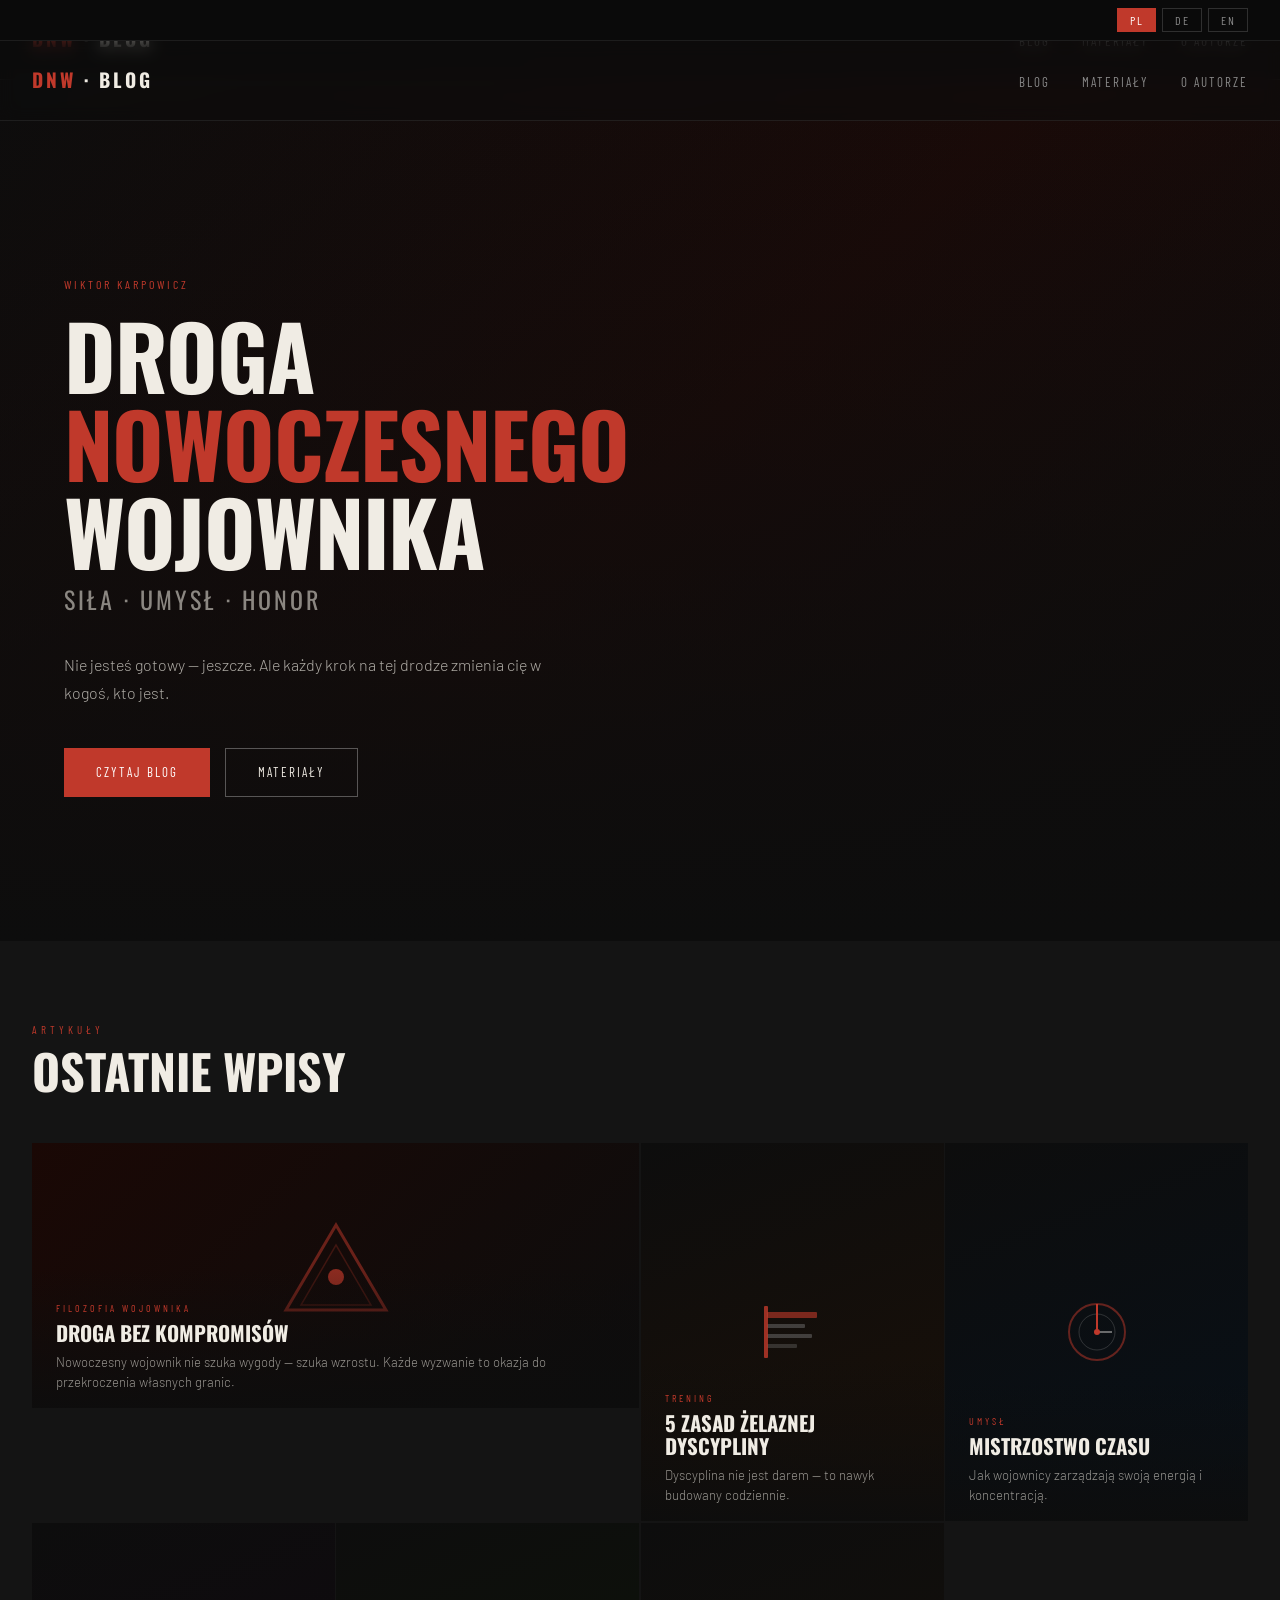
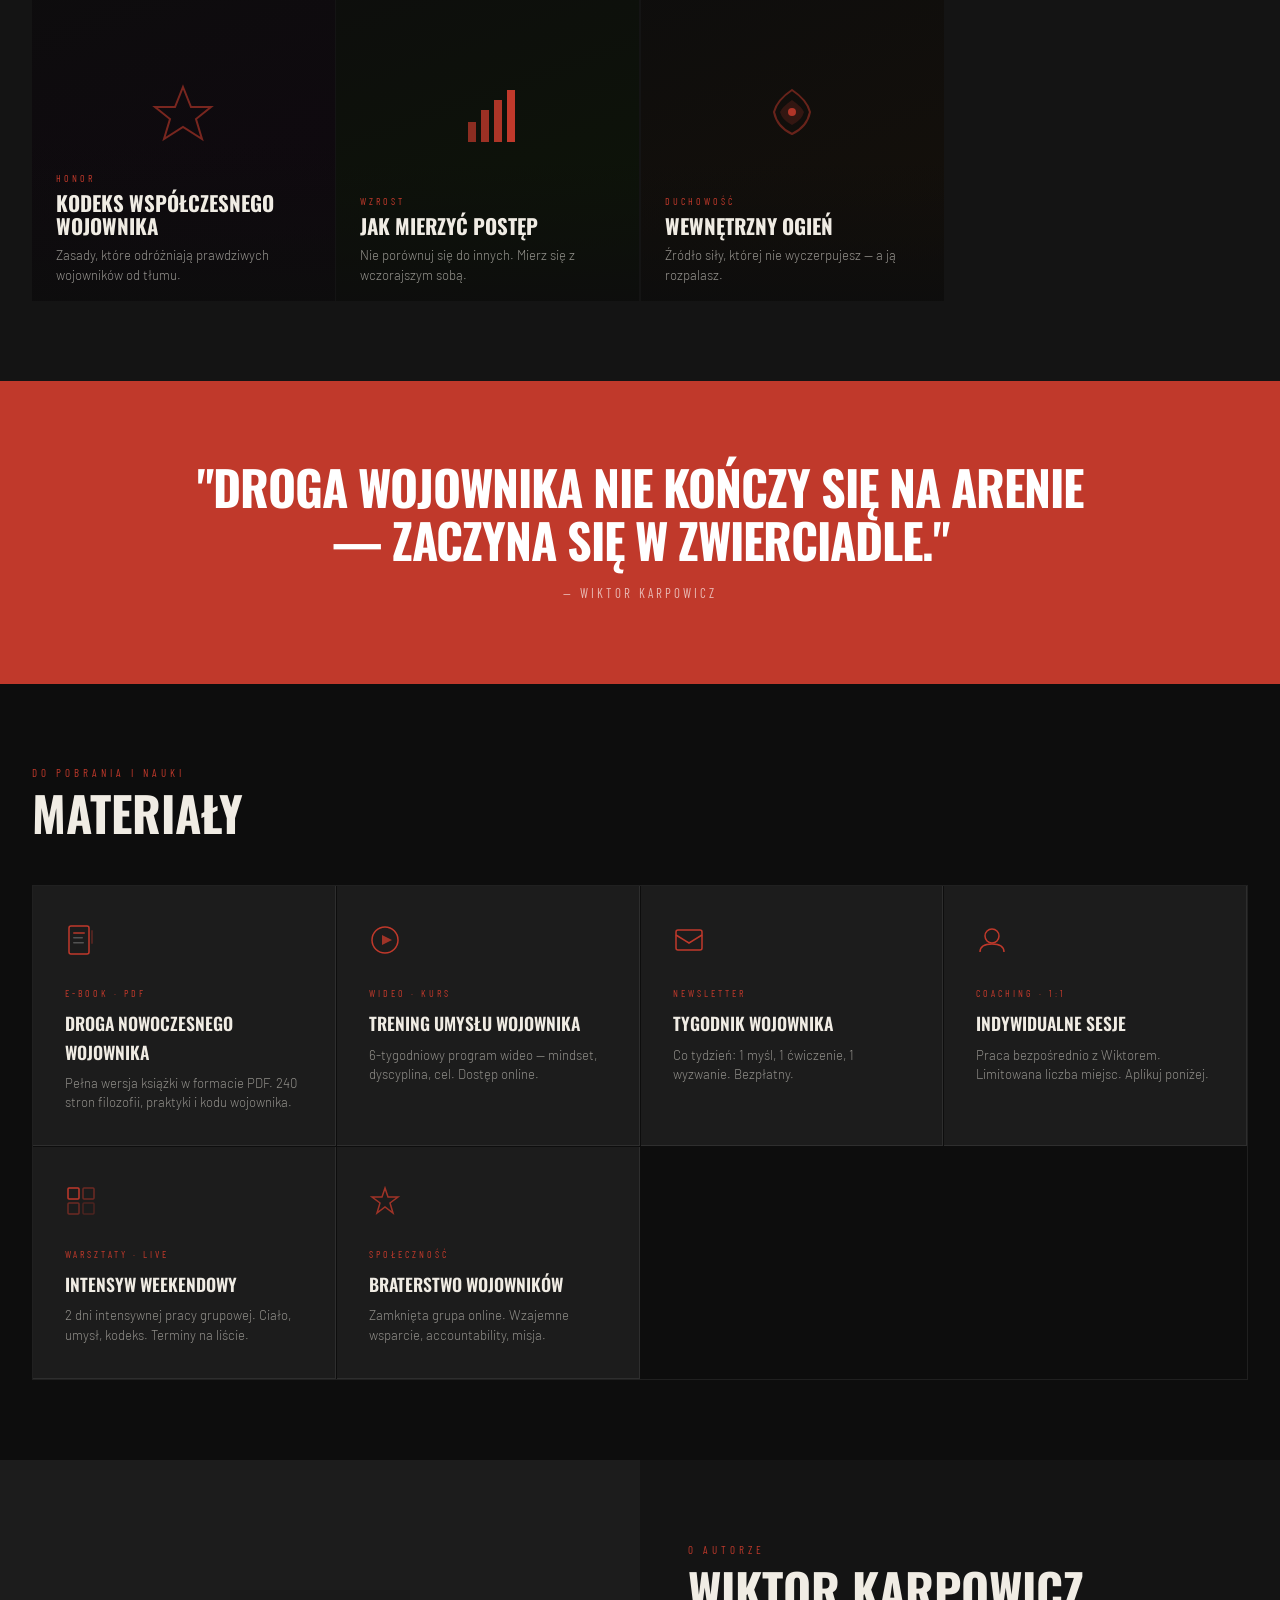
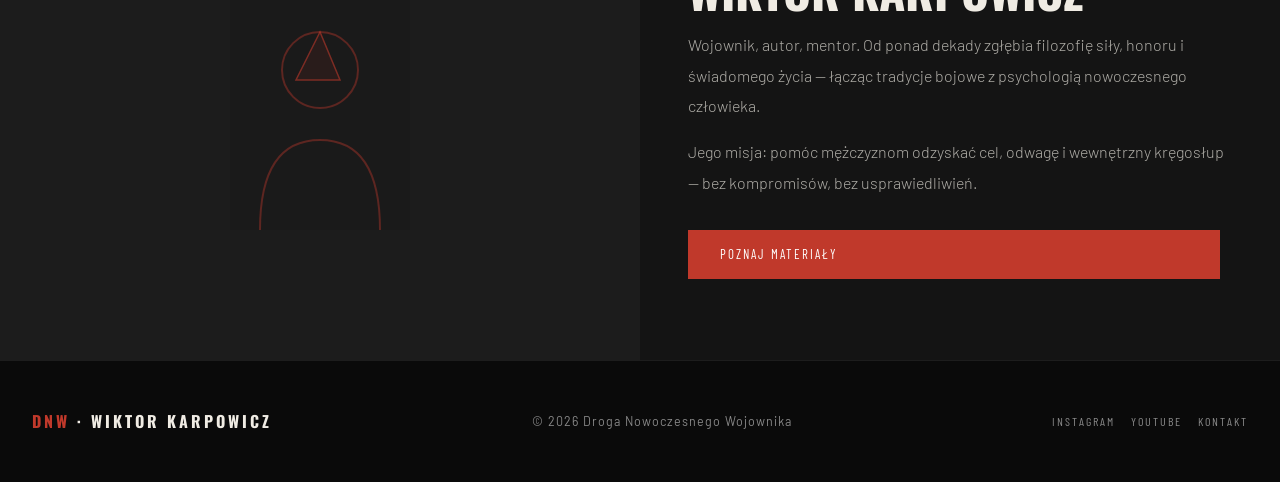
<file: droga_nowoczesnego_wojownika_blog.html>
<!DOCTYPE html>
<html lang="pl">
<head>
<meta charset="UTF-8">
<meta name="viewport" content="width=device-width, initial-scale=1.0">
<link href="https://fonts.googleapis.com/css2?family=Oswald:wght@400;600;700&family=Barlow:wght@300;400;500&family=Barlow+Condensed:wght@700&display=swap" rel="stylesheet">
<style>
  :root {
    --red: #c0392b;
    --red-dark: #8b1c12;
    --white: #f0ece4;
    --dark: #0d0d0d;
    --dark2: #141414;
    --dark3: #1c1c1c;
    --dark4: #252525;
    --muted: #888;
    --border: rgba(255,255,255,0.08);
  }
  * { margin:0; padding:0; box-sizing:border-box; }
  body {
    background: var(--dark);
    color: var(--white);
    font-family: 'Barlow', sans-serif;
    font-weight: 400;
    line-height: 1.6;
  }

  /* LANGUAGE BAR */
  .lang-bar {
    background: #0a0a0a;
    border-bottom: 1px solid var(--border);
    display: flex;
    justify-content: flex-end;
    padding: 8px 2rem;
    gap: 6px;
    position: sticky;
    top: 0;
    z-index: 100;
  }
  .lang-btn {
    background: none;
    border: 1px solid rgba(255,255,255,0.15);
    color: var(--muted);
    font-family: 'Barlow Condensed', sans-serif;
    font-size: 12px;
    letter-spacing: 1.5px;
    text-transform: uppercase;
    padding: 4px 12px;
    cursor: pointer;
    transition: all 0.2s;
  }
  .lang-btn.active, .lang-btn:hover {
    background: var(--red);
    border-color: var(--red);
    color: #fff;
  }

  /* HERO */
  .hero {
    position: relative;
    min-height: 100vh;
    display: flex;
    flex-direction: column;
    justify-content: flex-end;
    overflow: hidden;
  }
  .hero-bg {
    position: absolute; inset: 0;
    background: linear-gradient(135deg, #0d0d0d 0%, #1a0a08 50%, #0d0d0d 100%);
    z-index: 0;
  }
  .hero-img {
    position: absolute;
    right: 0; top: 0;
    width: 55%;
    height: 100%;
    object-fit: cover;
    object-position: center top;
    opacity: 0.45;
    mask-image: linear-gradient(to left, rgba(0,0,0,0.9) 0%, rgba(0,0,0,0) 100%);
    -webkit-mask-image: linear-gradient(to left, rgba(0,0,0,0.9) 0%, rgba(0,0,0,0) 100%);
    z-index: 1;
  }
  .hero-overlay {
    position: absolute; inset: 0;
    background: linear-gradient(to top, rgba(13,13,13,1) 0%, rgba(13,13,13,0.3) 60%, transparent 100%);
    z-index: 2;
  }
  .hero-content {
    position: relative;
    z-index: 3;
    padding: 0 2rem 4rem 2rem;
    max-width: 700px;
  }
  .hero-tag {
    font-family: 'Barlow Condensed', sans-serif;
    font-size: 12px;
    letter-spacing: 3px;
    text-transform: uppercase;
    color: var(--red);
    margin-bottom: 1rem;
  }
  .hero-title {
    font-family: 'Oswald', sans-serif;
    font-size: clamp(2.8rem, 7vw, 5.5rem);
    font-weight: 700;
    line-height: 1;
    text-transform: uppercase;
    letter-spacing: -1px;
    margin-bottom: 0.4rem;
  }
  .hero-title span { color: var(--red); }
  .hero-subtitle {
    font-family: 'Oswald', sans-serif;
    font-size: clamp(1rem, 2.5vw, 1.5rem);
    font-weight: 400;
    color: rgba(240,236,228,0.55);
    text-transform: uppercase;
    letter-spacing: 3px;
    margin-bottom: 2rem;
  }
  .hero-desc {
    font-size: 1rem;
    color: rgba(240,236,228,0.7);
    max-width: 480px;
    margin-bottom: 2.5rem;
    font-weight: 300;
    line-height: 1.8;
  }
  .btn-primary {
    display: inline-block;
    background: var(--red);
    color: #fff;
    font-family: 'Barlow Condensed', sans-serif;
    font-size: 13px;
    letter-spacing: 2px;
    text-transform: uppercase;
    padding: 14px 32px;
    text-decoration: none;
    border: none;
    cursor: pointer;
    transition: background 0.2s;
    margin-right: 12px;
  }
  .btn-primary:hover { background: var(--red-dark); }
  .btn-outline {
    display: inline-block;
    background: none;
    color: var(--white);
    font-family: 'Barlow Condensed', sans-serif;
    font-size: 13px;
    letter-spacing: 2px;
    text-transform: uppercase;
    padding: 13px 32px;
    border: 1px solid rgba(255,255,255,0.3);
    text-decoration: none;
    cursor: pointer;
    transition: all 0.2s;
  }
  .btn-outline:hover { border-color: var(--red); color: var(--red); }

  /* NAV */
  nav {
    position: absolute;
    top: 0; left: 0; right: 0;
    z-index: 10;
    padding: 1.5rem 2rem;
    display: flex;
    align-items: center;
    justify-content: space-between;
    border-bottom: 1px solid var(--border);
    background: rgba(13,13,13,0.6);
    backdrop-filter: blur(8px);
  }
  .nav-logo {
    font-family: 'Oswald', sans-serif;
    font-size: 1.2rem;
    font-weight: 700;
    text-transform: uppercase;
    letter-spacing: 3px;
    color: var(--white);
    text-decoration: none;
  }
  .nav-logo span { color: var(--red); }
  .nav-links {
    display: flex;
    gap: 2rem;
    list-style: none;
  }
  .nav-links a {
    font-family: 'Barlow Condensed', sans-serif;
    font-size: 13px;
    letter-spacing: 2px;
    text-transform: uppercase;
    color: var(--muted);
    text-decoration: none;
    transition: color 0.2s;
  }
  .nav-links a:hover { color: var(--red); }

  /* SECTIONS */
  section { padding: 5rem 2rem; }
  .section-label {
    font-family: 'Barlow Condensed', sans-serif;
    font-size: 11px;
    letter-spacing: 4px;
    text-transform: uppercase;
    color: var(--red);
    margin-bottom: 0.5rem;
  }
  .section-title {
    font-family: 'Oswald', sans-serif;
    font-size: clamp(1.8rem, 4vw, 3rem);
    font-weight: 700;
    text-transform: uppercase;
    line-height: 1;
    margin-bottom: 1rem;
  }

  /* CARDS GRID */
  .cards-section { background: var(--dark2); }
  .cards-grid {
    display: grid;
    grid-template-columns: repeat(auto-fill, minmax(300px, 1fr));
    gap: 1.5px;
    margin-top: 3rem;
  }
  .card {
    background: var(--dark3);
    position: relative;
    overflow: hidden;
    aspect-ratio: 4/5;
    cursor: pointer;
    group: true;
    transition: transform 0.3s;
  }
  .card:hover { z-index: 1; }
  .card-img {
    width: 100%;
    height: 100%;
    object-fit: cover;
    opacity: 0.6;
    transition: opacity 0.4s, transform 0.4s;
    display: block;
  }
  .card:hover .card-img { opacity: 0.8; transform: scale(1.04); }
  .card-placeholder {
    width: 100%;
    height: 100%;
    display: flex;
    align-items: center;
    justify-content: center;
    transition: transform 0.4s;
  }
  .card:hover .card-placeholder { transform: scale(1.04); }
  .card-overlay {
    position: absolute;
    bottom: 0; left: 0; right: 0;
    background: linear-gradient(to top, rgba(13,13,13,0.98) 0%, rgba(13,13,13,0.0) 100%);
    padding: 2rem 1.5rem 1.5rem;
    transform: translateY(8px);
    transition: transform 0.3s;
  }
  .card:hover .card-overlay { transform: translateY(0); }
  .card-cat {
    font-family: 'Barlow Condensed', sans-serif;
    font-size: 10px;
    letter-spacing: 3px;
    text-transform: uppercase;
    color: var(--red);
    margin-bottom: 0.4rem;
  }
  .card-title {
    font-family: 'Oswald', sans-serif;
    font-size: 1.3rem;
    font-weight: 700;
    text-transform: uppercase;
    line-height: 1.1;
    margin-bottom: 0.5rem;
  }
  .card-excerpt {
    font-size: 0.82rem;
    color: rgba(240,236,228,0.6);
    line-height: 1.5;
    font-weight: 300;
  }
  .card-featured {
    grid-column: span 2;
    aspect-ratio: 16/7;
  }

  /* MATERIALS */
  .materials-section { background: var(--dark); }
  .materials-grid {
    display: grid;
    grid-template-columns: repeat(auto-fill, minmax(260px, 1fr));
    gap: 1px;
    margin-top: 3rem;
    border: 1px solid var(--border);
  }
  .material-item {
    background: var(--dark3);
    padding: 2rem;
    border-right: 1px solid var(--border);
    border-bottom: 1px solid var(--border);
    transition: background 0.2s;
    cursor: pointer;
    position: relative;
    overflow: hidden;
  }
  .material-item::before {
    content: '';
    position: absolute;
    top: 0; left: 0;
    width: 3px; height: 100%;
    background: var(--red);
    transform: scaleY(0);
    transition: transform 0.3s;
    transform-origin: bottom;
  }
  .material-item:hover { background: var(--dark4); }
  .material-item:hover::before { transform: scaleY(1); }
  .material-icon {
    font-size: 2rem;
    margin-bottom: 1rem;
    display: block;
  }
  .material-type {
    font-family: 'Barlow Condensed', sans-serif;
    font-size: 10px;
    letter-spacing: 3px;
    text-transform: uppercase;
    color: var(--red);
    margin-bottom: 0.5rem;
  }
  .material-title {
    font-family: 'Oswald', sans-serif;
    font-size: 1.1rem;
    font-weight: 600;
    text-transform: uppercase;
    margin-bottom: 0.5rem;
  }
  .material-desc {
    font-size: 0.82rem;
    color: rgba(240,236,228,0.55);
    font-weight: 300;
    line-height: 1.5;
  }

  /* QUOTE */
  .quote-section {
    background: var(--red);
    text-align: center;
    padding: 5rem 2rem;
  }
  .big-quote {
    font-family: 'Oswald', sans-serif;
    font-size: clamp(1.5rem, 4vw, 3rem);
    font-weight: 700;
    text-transform: uppercase;
    letter-spacing: -1px;
    line-height: 1.1;
    color: #fff;
    max-width: 900px;
    margin: 0 auto 1rem;
  }
  .quote-author {
    font-family: 'Barlow Condensed', sans-serif;
    font-size: 13px;
    letter-spacing: 3px;
    text-transform: uppercase;
    color: rgba(255,255,255,0.65);
  }

  /* ABOUT */
  .about-section {
    background: var(--dark2);
    display: grid;
    grid-template-columns: 1fr 1fr;
    gap: 0;
    padding: 0;
    align-items: stretch;
  }
  .about-img-wrap {
    background: var(--dark3);
    min-height: 500px;
    position: relative;
    overflow: hidden;
  }
  .about-img {
    width: 100%;
    height: 100%;
    object-fit: cover;
    opacity: 0.5;
  }
  .about-img-placeholder {
    position: absolute; inset: 0;
    display: flex;
    align-items: center;
    justify-content: center;
  }
  .about-content {
    padding: 5rem 3rem;
    display: flex;
    flex-direction: column;
    justify-content: center;
  }
  .about-content p {
    color: rgba(240,236,228,0.7);
    font-weight: 300;
    font-size: 1rem;
    line-height: 1.9;
    margin-bottom: 1rem;
  }

  /* FOOTER */
  footer {
    background: #0a0a0a;
    border-top: 1px solid var(--border);
    padding: 3rem 2rem;
    display: flex;
    justify-content: space-between;
    align-items: center;
    flex-wrap: wrap;
    gap: 1rem;
  }
  .footer-logo {
    font-family: 'Oswald', sans-serif;
    font-size: 1rem;
    font-weight: 700;
    text-transform: uppercase;
    letter-spacing: 3px;
  }
  .footer-logo span { color: var(--red); }
  .footer-copy {
    font-size: 0.78rem;
    color: var(--muted);
    letter-spacing: 1px;
  }
  .social-links { display: flex; gap: 1rem; }
  .social-links a {
    color: var(--muted);
    text-decoration: none;
    font-family: 'Barlow Condensed', sans-serif;
    font-size: 12px;
    letter-spacing: 2px;
    text-transform: uppercase;
    transition: color 0.2s;
  }
  .social-links a:hover { color: var(--red); }

  /* SVG ICONS */
  .icon-book { fill: var(--red); }

  @media(max-width:768px) {
    .card-featured { grid-column: span 1; aspect-ratio: 4/5; }
    .about-section { grid-template-columns: 1fr; }
    .about-img-wrap { min-height: 300px; }
    .nav-links { display: none; }
    .cards-grid { grid-template-columns: 1fr; }
    .hero-img { width: 100%; opacity: 0.25; }
  }
</style>
</head>
<body>

<div class="lang-bar">
  <button class="lang-btn active" onclick="setLang('pl')">PL</button>
  <button class="lang-btn" onclick="setLang('de')">DE</button>
  <button class="lang-btn" onclick="setLang('en')">EN</button>
</div>

<nav>
  <a class="nav-logo" href="#"><span>DNW</span> · Blog</a>
  <ul class="nav-links">
    <li><a href="#blog" data-i18n="nav_blog">Blog</a></li>
    <li><a href="#materials" data-i18n="nav_materials">Materiały</a></li>
    <li><a href="#about" data-i18n="nav_about">O autorze</a></li>
  </ul>
</nav>

<!-- HERO -->
<section class="hero">
  <div class="hero-bg"></div>
  <img class="hero-img" src="[data-uri]" alt="">
  <div class="hero-overlay"></div>

  <nav style="position:absolute;top:0;left:0;right:0;z-index:10;padding:1.5rem 2rem;display:flex;align-items:center;justify-content:space-between;border-bottom:1px solid rgba(255,255,255,0.08);background:rgba(13,13,13,0.6);backdrop-filter:blur(8px);">
    <a class="nav-logo" href="#"><span>DNW</span> · Blog</a>
    <ul style="display:flex;gap:2rem;list-style:none;">
      <li><a href="#blog" data-i18n="nav_blog" style="font-family:'Barlow Condensed',sans-serif;font-size:13px;letter-spacing:2px;text-transform:uppercase;color:#888;text-decoration:none;">Blog</a></li>
      <li><a href="#materials" data-i18n="nav_materials" style="font-family:'Barlow Condensed',sans-serif;font-size:13px;letter-spacing:2px;text-transform:uppercase;color:#888;text-decoration:none;">Materiały</a></li>
      <li><a href="#about" data-i18n="nav_about" style="font-family:'Barlow Condensed',sans-serif;font-size:13px;letter-spacing:2px;text-transform:uppercase;color:#888;text-decoration:none;">O autorze</a></li>
    </ul>
  </nav>

  <div class="hero-content">
    <div class="hero-tag" data-i18n="hero_tag">Wiktor Karpowicz</div>
    <h1 class="hero-title">Droga<br><span data-i18n="hero_title_red">Nowoczesnego</span><br>Wojownika</h1>
    <p class="hero-subtitle" data-i18n="hero_subtitle">Siła · Umysł · Honor</p>
    <p class="hero-desc" data-i18n="hero_desc">Nie jesteś gotowy — jeszcze. Ale każdy krok na tej drodze zmienia cię w kogoś, kto jest.</p>
    <a class="btn-primary" href="#blog" data-i18n="hero_cta1">Czytaj blog</a>
    <a class="btn-outline" href="#materials" data-i18n="hero_cta2">Materiały</a>
  </div>
</section>

<!-- BLOG CARDS -->
<section class="cards-section" id="blog">
  <div class="section-label" data-i18n="blog_label">Artykuły</div>
  <h2 class="section-title" data-i18n="blog_title">Ostatnie wpisy</h2>

  <div class="cards-grid">

    <!-- Featured -->
    <div class="card card-featured" style="background:linear-gradient(135deg,#1a0805,#1c1c1c);">
      <div class="card-placeholder" style="background:linear-gradient(135deg,#1a0805 0%,#0d0d0d 100%);">
        <svg width="120" height="120" viewBox="0 0 120 120" fill="none"><polygon points="60,10 110,95 10,95" stroke="#c0392b" stroke-width="3" fill="none" opacity="0.5"/><polygon points="60,30 95,90 25,90" stroke="#c0392b" stroke-width="1.5" fill="none" opacity="0.25"/><circle cx="60" cy="62" r="8" fill="#c0392b" opacity="0.7"/></svg>
      </div>
      <div class="card-overlay">
        <div class="card-cat" data-i18n="card1_cat">Filozofia wojownika</div>
        <div class="card-title" data-i18n="card1_title">Droga bez kompromisów</div>
        <div class="card-excerpt" data-i18n="card1_excerpt">Nowoczesny wojownik nie szuka wygody — szuka wzrostu. Każde wyzwanie to okazja do przekroczenia własnych granic.</div>
      </div>
    </div>

    <div class="card" style="background:#141414;">
      <div class="card-placeholder" style="background:linear-gradient(160deg,#0d0d0d,#1a1008);">
        <svg width="80" height="80" viewBox="0 0 80 80" fill="none"><rect x="15" y="20" width="50" height="6" rx="1" fill="#c0392b" opacity="0.6"/><rect x="15" y="32" width="38" height="4" rx="1" fill="#888" opacity="0.4"/><rect x="15" y="42" width="45" height="4" rx="1" fill="#888" opacity="0.4"/><rect x="15" y="52" width="30" height="4" rx="1" fill="#888" opacity="0.3"/><rect x="12" y="14" width="4" height="52" rx="1" fill="#c0392b" opacity="0.8"/></svg>
      </div>
      <div class="card-overlay">
        <div class="card-cat" data-i18n="card2_cat">Trening</div>
        <div class="card-title" data-i18n="card2_title">5 zasad żelaznej dyscypliny</div>
        <div class="card-excerpt" data-i18n="card2_excerpt">Dyscyplina nie jest darem — to nawyk budowany codziennie.</div>
      </div>
    </div>

    <div class="card" style="background:#141414;">
      <div class="card-placeholder" style="background:linear-gradient(160deg,#0d0d0d,#081018);">
        <svg width="80" height="80" viewBox="0 0 80 80" fill="none"><circle cx="40" cy="40" r="28" stroke="#c0392b" stroke-width="2" fill="none" opacity="0.5"/><circle cx="40" cy="40" r="18" stroke="#888" stroke-width="1" fill="none" opacity="0.3"/><line x1="40" y1="12" x2="40" y2="40" stroke="#c0392b" stroke-width="2"/><line x1="40" y1="40" x2="55" y2="40" stroke="#888" stroke-width="1.5"/><circle cx="40" cy="40" r="3" fill="#c0392b"/></svg>
      </div>
      <div class="card-overlay">
        <div class="card-cat" data-i18n="card3_cat">Umysł</div>
        <div class="card-title" data-i18n="card3_title">Mistrzostwo czasu</div>
        <div class="card-excerpt" data-i18n="card3_excerpt">Jak wojownicy zarządzają swoją energią i koncentracją.</div>
      </div>
    </div>

    <div class="card" style="background:#141414;">
      <div class="card-placeholder" style="background:linear-gradient(160deg,#0d0d0d,#100810);">
        <svg width="80" height="80" viewBox="0 0 80 80" fill="none"><path d="M40 15 L48 35 L68 35 L53 47 L59 67 L40 55 L21 67 L27 47 L12 35 L32 35 Z" stroke="#c0392b" stroke-width="2" fill="none" opacity="0.6"/></svg>
      </div>
      <div class="card-overlay">
        <div class="card-cat" data-i18n="card4_cat">Honor</div>
        <div class="card-title" data-i18n="card4_title">Kodeks współczesnego wojownika</div>
        <div class="card-excerpt" data-i18n="card4_excerpt">Zasady, które odróżniają prawdziwych wojowników od tłumu.</div>
      </div>
    </div>

    <div class="card" style="background:#141414;">
      <div class="card-placeholder" style="background:linear-gradient(160deg,#0d0d0d,#0d1508);">
        <svg width="80" height="80" viewBox="0 0 80 80" fill="none"><rect x="20" y="50" width="8" height="20" fill="#c0392b" opacity="0.7"/><rect x="33" y="38" width="8" height="32" fill="#c0392b" opacity="0.8"/><rect x="46" y="28" width="8" height="42" fill="#c0392b" opacity="0.9"/><rect x="59" y="18" width="8" height="52" fill="#c0392b"/></svg>
      </div>
      <div class="card-overlay">
        <div class="card-cat" data-i18n="card5_cat">Wzrost</div>
        <div class="card-title" data-i18n="card5_title">Jak mierzyć postęp</div>
        <div class="card-excerpt" data-i18n="card5_excerpt">Nie porównuj się do innych. Mierz się z wczorajszym sobą.</div>
      </div>
    </div>

    <div class="card" style="background:#141414;">
      <div class="card-placeholder" style="background:linear-gradient(160deg,#0d0d0d,#15100a);">
        <svg width="80" height="80" viewBox="0 0 80 80" fill="none"><path d="M40 18 Q55 28 58 40 Q55 55 40 62 Q25 55 22 40 Q25 28 40 18 Z" stroke="#c0392b" stroke-width="2" fill="none" opacity="0.5"/><path d="M40 28 Q50 35 52 40 Q50 48 40 53 Q30 48 28 40 Q30 35 40 28 Z" fill="#c0392b" opacity="0.2"/><circle cx="40" cy="40" r="4" fill="#c0392b" opacity="0.9"/></svg>
      </div>
      <div class="card-overlay">
        <div class="card-cat" data-i18n="card6_cat">Duchowość</div>
        <div class="card-title" data-i18n="card6_title">Wewnętrzny ogień</div>
        <div class="card-excerpt" data-i18n="card6_excerpt">Źródło siły, której nie wyczerpujesz — a ją rozpalasz.</div>
      </div>
    </div>

  </div>
</section>

<!-- QUOTE -->
<div class="quote-section">
  <p class="big-quote" data-i18n="quote_text">"Droga wojownika nie kończy się na arenie — zaczyna się w zwierciadle."</p>
  <p class="quote-author">— Wiktor Karpowicz</p>
</div>

<!-- MATERIALS -->
<section class="materials-section" id="materials">
  <div class="section-label" data-i18n="mat_label">Do pobrania i nauki</div>
  <h2 class="section-title" data-i18n="mat_title">Materiały</h2>

  <div class="materials-grid">
    <div class="material-item">
      <span class="material-icon">
        <svg width="32" height="32" viewBox="0 0 32 32" fill="none"><rect x="4" y="2" width="20" height="28" rx="2" stroke="#c0392b" stroke-width="1.5"/><rect x="8" y="8" width="12" height="2" rx="1" fill="#c0392b" opacity="0.7"/><rect x="8" y="13" width="10" height="1.5" rx="0.75" fill="#888" opacity="0.5"/><rect x="8" y="18" width="11" height="1.5" rx="0.75" fill="#888" opacity="0.5"/><rect x="26" y="6" width="2" height="14" rx="1" fill="#c0392b" opacity="0.3"/></svg>
      </span>
      <div class="material-type" data-i18n="mat1_type">E-book · PDF</div>
      <div class="material-title" data-i18n="mat1_title">Droga Nowoczesnego Wojownika</div>
      <div class="material-desc" data-i18n="mat1_desc">Pełna wersja książki w formacie PDF. 240 stron filozofii, praktyki i kodu wojownika.</div>
    </div>
    <div class="material-item">
      <span class="material-icon">
        <svg width="32" height="32" viewBox="0 0 32 32" fill="none"><circle cx="16" cy="16" r="13" stroke="#c0392b" stroke-width="1.5" fill="none"/><polygon points="13,11 23,16 13,21" fill="#c0392b" opacity="0.8"/></svg>
      </span>
      <div class="material-type" data-i18n="mat2_type">Wideo · Kurs</div>
      <div class="material-title" data-i18n="mat2_title">Trening umysłu wojownika</div>
      <div class="material-desc" data-i18n="mat2_desc">6-tygodniowy program wideo — mindset, dyscyplina, cel. Dostęp online.</div>
    </div>
    <div class="material-item">
      <span class="material-icon">
        <svg width="32" height="32" viewBox="0 0 32 32" fill="none"><rect x="3" y="6" width="26" height="20" rx="2" stroke="#c0392b" stroke-width="1.5" fill="none"/><path d="M3 11 L16 19 L29 11" stroke="#c0392b" stroke-width="1.5" fill="none"/></svg>
      </span>
      <div class="material-type" data-i18n="mat3_type">Newsletter</div>
      <div class="material-title" data-i18n="mat3_title">Tygodnik Wojownika</div>
      <div class="material-desc" data-i18n="mat3_desc">Co tydzień: 1 myśl, 1 ćwiczenie, 1 wyzwanie. Bezpłatny.</div>
    </div>
    <div class="material-item">
      <span class="material-icon">
        <svg width="32" height="32" viewBox="0 0 32 32" fill="none"><circle cx="16" cy="12" r="7" stroke="#c0392b" stroke-width="1.5" fill="none"/><path d="M4 28 Q4 20 16 20 Q28 20 28 28" stroke="#c0392b" stroke-width="1.5" fill="none"/></svg>
      </span>
      <div class="material-type" data-i18n="mat4_type">Coaching · 1:1</div>
      <div class="material-title" data-i18n="mat4_title">Indywidualne sesje</div>
      <div class="material-desc" data-i18n="mat4_desc">Praca bezpośrednio z Wiktorem. Limitowana liczba miejsc. Aplikuj poniżej.</div>
    </div>
    <div class="material-item">
      <span class="material-icon">
        <svg width="32" height="32" viewBox="0 0 32 32" fill="none"><rect x="3" y="3" width="11" height="11" rx="1" stroke="#c0392b" stroke-width="1.5" fill="none"/><rect x="18" y="3" width="11" height="11" rx="1" stroke="#c0392b" stroke-width="1.5" fill="none" opacity="0.5"/><rect x="3" y="18" width="11" height="11" rx="1" stroke="#c0392b" stroke-width="1.5" fill="none" opacity="0.5"/><rect x="18" y="18" width="11" height="11" rx="1" stroke="#c0392b" stroke-width="1.5" fill="none" opacity="0.3"/></svg>
      </span>
      <div class="material-type" data-i18n="mat5_type">Warsztaty · Live</div>
      <div class="material-title" data-i18n="mat5_title">Intensyw weekendowy</div>
      <div class="material-desc" data-i18n="mat5_desc">2 dni intensywnej pracy grupowej. Ciało, umysł, kodeks. Terminy na liście.</div>
    </div>
    <div class="material-item">
      <span class="material-icon">
        <svg width="32" height="32" viewBox="0 0 32 32" fill="none"><path d="M16 3 L19 12 L29 12 L21 18 L24 28 L16 22 L8 28 L11 18 L3 12 L13 12 Z" stroke="#c0392b" stroke-width="1.5" fill="none" opacity="0.8"/></svg>
      </span>
      <div class="material-type" data-i18n="mat6_type">Społeczność</div>
      <div class="material-title" data-i18n="mat6_title">Braterstwo Wojowników</div>
      <div class="material-desc" data-i18n="mat6_desc">Zamknięta grupa online. Wzajemne wsparcie, accountability, misja.</div>
    </div>
  </div>
</section>

<!-- ABOUT -->
<div class="about-section" id="about">
  <div class="about-img-wrap">
    <div class="about-img-placeholder">
      <svg width="180" height="240" viewBox="0 0 180 240" fill="none">
        <rect width="180" height="240" fill="#1a1a1a"/>
        <circle cx="90" cy="80" r="38" stroke="#c0392b" stroke-width="2" fill="none" opacity="0.4"/>
        <path d="M30 240 Q30 150 90 150 Q150 150 150 240" stroke="#c0392b" stroke-width="2" fill="none" opacity="0.4"/>
        <polygon points="90,42 110,90 66,90" stroke="#c0392b" stroke-width="1.5" fill="rgba(192,57,43,0.15)" opacity="0.6"/>
      </svg>
    </div>
  </div>
  <div class="about-content">
    <div class="section-label" data-i18n="about_label">O autorze</div>
    <h2 class="section-title" data-i18n="about_title">Wiktor Karpowicz</h2>
    <p data-i18n="about_p1">Wojownik, autor, mentor. Od ponad dekady zgłębia filozofię siły, honoru i świadomego życia — łącząc tradycje bojowe z psychologią nowoczesnego człowieka.</p>
    <p data-i18n="about_p2">Jego misja: pomóc mężczyznom odzyskać cel, odwagę i wewnętrzny kręgosłup — bez kompromisów, bez usprawiedliwień.</p>
    <a class="btn-primary" href="#materials" style="margin-top:1rem;display:inline-block;" data-i18n="about_cta">Poznaj materiały</a>
  </div>
</div>

<!-- FOOTER -->
<footer>
  <div class="footer-logo"><span>DNW</span> · Wiktor Karpowicz</div>
  <div class="footer-copy" data-i18n="footer_copy">© 2026 Droga Nowoczesnego Wojownika</div>
  <div class="social-links">
    <a href="#">Instagram</a>
    <a href="#">YouTube</a>
    <a href="#">Kontakt</a>
  </div>
</footer>

<script>
const i18n = {
  pl: {
    nav_blog: "Blog", nav_materials: "Materiały", nav_about: "O autorze",
    hero_tag: "Wiktor Karpowicz",
    hero_title_red: "Nowoczesnego",
    hero_subtitle: "Siła · Umysł · Honor",
    hero_desc: "Nie jesteś gotowy — jeszcze. Ale każdy krok na tej drodze zmienia cię w kogoś, kto jest.",
    hero_cta1: "Czytaj blog", hero_cta2: "Materiały",
    blog_label: "Artykuły", blog_title: "Ostatnie wpisy",
    card1_cat: "Filozofia wojownika", card1_title: "Droga bez kompromisów",
    card1_excerpt: "Nowoczesny wojownik nie szuka wygody — szuka wzrostu. Każde wyzwanie to okazja do przekroczenia własnych granic.",
    card2_cat: "Trening", card2_title: "5 zasad żelaznej dyscypliny",
    card2_excerpt: "Dyscyplina nie jest darem — to nawyk budowany codziennie.",
    card3_cat: "Umysł", card3_title: "Mistrzostwo czasu",
    card3_excerpt: "Jak wojownicy zarządzają swoją energią i koncentracją.",
    card4_cat: "Honor", card4_title: "Kodeks współczesnego wojownika",
    card4_excerpt: "Zasady, które odróżniają prawdziwych wojowników od tłumu.",
    card5_cat: "Wzrost", card5_title: "Jak mierzyć postęp",
    card5_excerpt: "Nie porównuj się do innych. Mierz się z wczorajszym sobą.",
    card6_cat: "Duchowość", card6_title: "Wewnętrzny ogień",
    card6_excerpt: "Źródło siły, której nie wyczerpujesz — a ją rozpalasz.",
    quote_text: '"Droga wojownika nie kończy się na arenie — zaczyna się w zwierciadle."',
    mat_label: "Do pobrania i nauki", mat_title: "Materiały",
    mat1_type: "E-book · PDF", mat1_title: "Droga Nowoczesnego Wojownika",
    mat1_desc: "Pełna wersja książki w formacie PDF. 240 stron filozofii, praktyki i kodu wojownika.",
    mat2_type: "Wideo · Kurs", mat2_title: "Trening umysłu wojownika",
    mat2_desc: "6-tygodniowy program wideo — mindset, dyscyplina, cel. Dostęp online.",
    mat3_type: "Newsletter", mat3_title: "Tygodnik Wojownika",
    mat3_desc: "Co tydzień: 1 myśl, 1 ćwiczenie, 1 wyzwanie. Bezpłatny.",
    mat4_type: "Coaching · 1:1", mat4_title: "Indywidualne sesje",
    mat4_desc: "Praca bezpośrednio z Wiktorem. Limitowana liczba miejsc. Aplikuj poniżej.",
    mat5_type: "Warsztaty · Live", mat5_title: "Intensyw weekendowy",
    mat5_desc: "2 dni intensywnej pracy grupowej. Ciało, umysł, kodeks. Terminy na liście.",
    mat6_type: "Społeczność", mat6_title: "Braterstwo Wojowników",
    mat6_desc: "Zamknięta grupa online. Wzajemne wsparcie, accountability, misja.",
    about_label: "O autorze", about_title: "Wiktor Karpowicz",
    about_p1: "Wojownik, autor, mentor. Od ponad dekady zgłębia filozofię siły, honoru i świadomego życia — łącząc tradycje bojowe z psychologią nowoczesnego człowieka.",
    about_p2: "Jego misja: pomóc mężczyznom odzyskać cel, odwagę i wewnętrzny kręgosłup — bez kompromisów, bez usprawiedliwień.",
    about_cta: "Poznaj materiały",
    footer_copy: "© 2026 Droga Nowoczesnego Wojownika"
  },
  de: {
    nav_blog: "Blog", nav_materials: "Materialien", nav_about: "Über den Autor",
    hero_tag: "Wiktor Karpowicz",
    hero_title_red: "Modernen",
    hero_subtitle: "Stärke · Geist · Ehre",
    hero_desc: "Du bist noch nicht bereit — noch nicht. Aber jeder Schritt auf diesem Weg macht dich zu dem, der es ist.",
    hero_cta1: "Blog lesen", hero_cta2: "Materialien",
    blog_label: "Artikel", blog_title: "Neueste Beiträge",
    card1_cat: "Kriegerphilosophie", card1_title: "Der Weg ohne Kompromisse",
    card1_excerpt: "Der moderne Krieger sucht keine Bequemlichkeit — er sucht Wachstum. Jede Herausforderung ist eine Chance, die eigenen Grenzen zu überwinden.",
    card2_cat: "Training", card2_title: "5 Prinzipien eiserner Disziplin",
    card2_excerpt: "Disziplin ist kein Geschenk — sie ist eine täglich aufgebaute Gewohnheit.",
    card3_cat: "Geist", card3_title: "Meisterschaft der Zeit",
    card3_excerpt: "Wie Krieger ihre Energie und Konzentration verwalten.",
    card4_cat: "Ehre", card4_title: "Der Kodex des modernen Kriegers",
    card4_excerpt: "Die Grundsätze, die echte Krieger von der Masse unterscheiden.",
    card5_cat: "Wachstum", card5_title: "Wie man Fortschritt misst",
    card5_excerpt: "Vergleiche dich nicht mit anderen. Miss dich am gestrigen Selbst.",
    card6_cat: "Spiritualität", card6_title: "Das innere Feuer",
    card6_excerpt: "Die Kraftquelle, die du nicht erschöpfst — sondern entfachst.",
    quote_text: '"Der Weg des Kriegers endet nicht in der Arena — er beginnt im Spiegel."',
    mat_label: "Zum Download und Lernen", mat_title: "Materialien",
    mat1_type: "E-Book · PDF", mat1_title: "Der Weg des modernen Kriegers",
    mat1_desc: "Die vollständige Buchversion als PDF. 240 Seiten Philosophie, Praxis und Kriegerkodex.",
    mat2_type: "Video · Kurs", mat2_title: "Training des Kriegergeistes",
    mat2_desc: "6-wöchiges Videoprogramm — Mindset, Disziplin, Ziel. Online-Zugang.",
    mat3_type: "Newsletter", mat3_title: "Der Krieger-Wochenbericht",
    mat3_desc: "Jede Woche: 1 Gedanke, 1 Übung, 1 Herausforderung. Kostenlos.",
    mat4_type: "Coaching · 1:1", mat4_title: "Einzelsitzungen",
    mat4_desc: "Direkte Arbeit mit Wiktor. Begrenzte Plätze. Jetzt bewerben.",
    mat5_type: "Workshop · Live", mat5_title: "Wochenend-Intensivkurs",
    mat5_desc: "2 Tage intensive Gruppenarbeit. Körper, Geist, Kodex. Termine auf der Liste.",
    mat6_type: "Gemeinschaft", mat6_title: "Bruderschaft der Krieger",
    mat6_desc: "Geschlossene Online-Gruppe. Gegenseitige Unterstützung, Accountability, Mission.",
    about_label: "Über den Autor", about_title: "Wiktor Karpowicz",
    about_p1: "Krieger, Autor, Mentor. Seit über einem Jahrzehnt erforscht er die Philosophie von Stärke, Ehre und bewusstem Leben — und verbindet Kampftraditionen mit der Psychologie des modernen Menschen.",
    about_p2: "Seine Mission: Männern helfen, ihren Sinn, ihren Mut und ihr inneres Rückgrat zurückzugewinnen — ohne Kompromisse, ohne Ausreden.",
    about_cta: "Materialien entdecken",
    footer_copy: "© 2026 Droga Nowoczesnego Wojownika"
  },
  en: {
    nav_blog: "Blog", nav_materials: "Resources", nav_about: "About",
    hero_tag: "Wiktor Karpowicz",
    hero_title_red: "Modern",
    hero_subtitle: "Strength · Mind · Honor",
    hero_desc: "You are not ready — not yet. But every step on this path transforms you into someone who is.",
    hero_cta1: "Read the blog", hero_cta2: "Resources",
    blog_label: "Articles", blog_title: "Latest posts",
    card1_cat: "Warrior philosophy", card1_title: "The path without compromise",
    card1_excerpt: "The modern warrior doesn't seek comfort — he seeks growth. Every challenge is a chance to exceed his own limits.",
    card2_cat: "Training", card2_title: "5 principles of iron discipline",
    card2_excerpt: "Discipline is not a gift — it's a habit built every single day.",
    card3_cat: "Mind", card3_title: "Mastery of time",
    card3_excerpt: "How warriors manage their energy and focus.",
    card4_cat: "Honor", card4_title: "Code of the modern warrior",
    card4_excerpt: "The principles that separate true warriors from the crowd.",
    card5_cat: "Growth", card5_title: "How to measure progress",
    card5_excerpt: "Don't compare yourself to others. Measure yourself against yesterday's self.",
    card6_cat: "Spirituality", card6_title: "The inner fire",
    card6_excerpt: "The source of strength you don't exhaust — you ignite it.",
    quote_text: '"The warrior\'s path doesn\'t end in the arena — it begins in the mirror."',
    mat_label: "Downloads & learning", mat_title: "Resources",
    mat1_type: "E-book · PDF", mat1_title: "The Path of the Modern Warrior",
    mat1_desc: "Complete book in PDF format. 240 pages of philosophy, practice and warrior code.",
    mat2_type: "Video · Course", mat2_title: "Warrior mindset training",
    mat2_desc: "6-week video program — mindset, discipline, purpose. Online access.",
    mat3_type: "Newsletter", mat3_title: "The Warrior Weekly",
    mat3_desc: "Every week: 1 thought, 1 exercise, 1 challenge. Free.",
    mat4_type: "Coaching · 1:1", mat4_title: "Private sessions",
    mat4_desc: "Work directly with Wiktor. Limited spots. Apply below.",
    mat5_type: "Workshop · Live", mat5_title: "Weekend intensive",
    mat5_desc: "2 days of intensive group work. Body, mind, code. Dates available.",
    mat6_type: "Community", mat6_title: "Brotherhood of Warriors",
    mat6_desc: "Private online group. Mutual support, accountability, shared mission.",
    about_label: "About the author", about_title: "Wiktor Karpowicz",
    about_p1: "Warrior, author, mentor. For over a decade he has explored the philosophy of strength, honor and conscious living — merging combat traditions with the psychology of the modern man.",
    about_p2: "His mission: to help men reclaim their purpose, courage and inner backbone — without compromise, without excuses.",
    about_cta: "Explore resources",
    footer_copy: "© 2026 Droga Nowoczesnego Wojownika"
  }
};

function setLang(lang) {
  document.querySelectorAll('.lang-btn').forEach(b => b.classList.remove('active'));
  document.querySelectorAll('.lang-btn').forEach(b => { if(b.textContent.toLowerCase()===lang) b.classList.add('active'); });
  const t = i18n[lang];
  document.querySelectorAll('[data-i18n]').forEach(el => {
    const key = el.getAttribute('data-i18n');
    if(t[key] !== undefined) el.textContent = t[key];
  });
}
</script>
</body>
</html>
</file>
